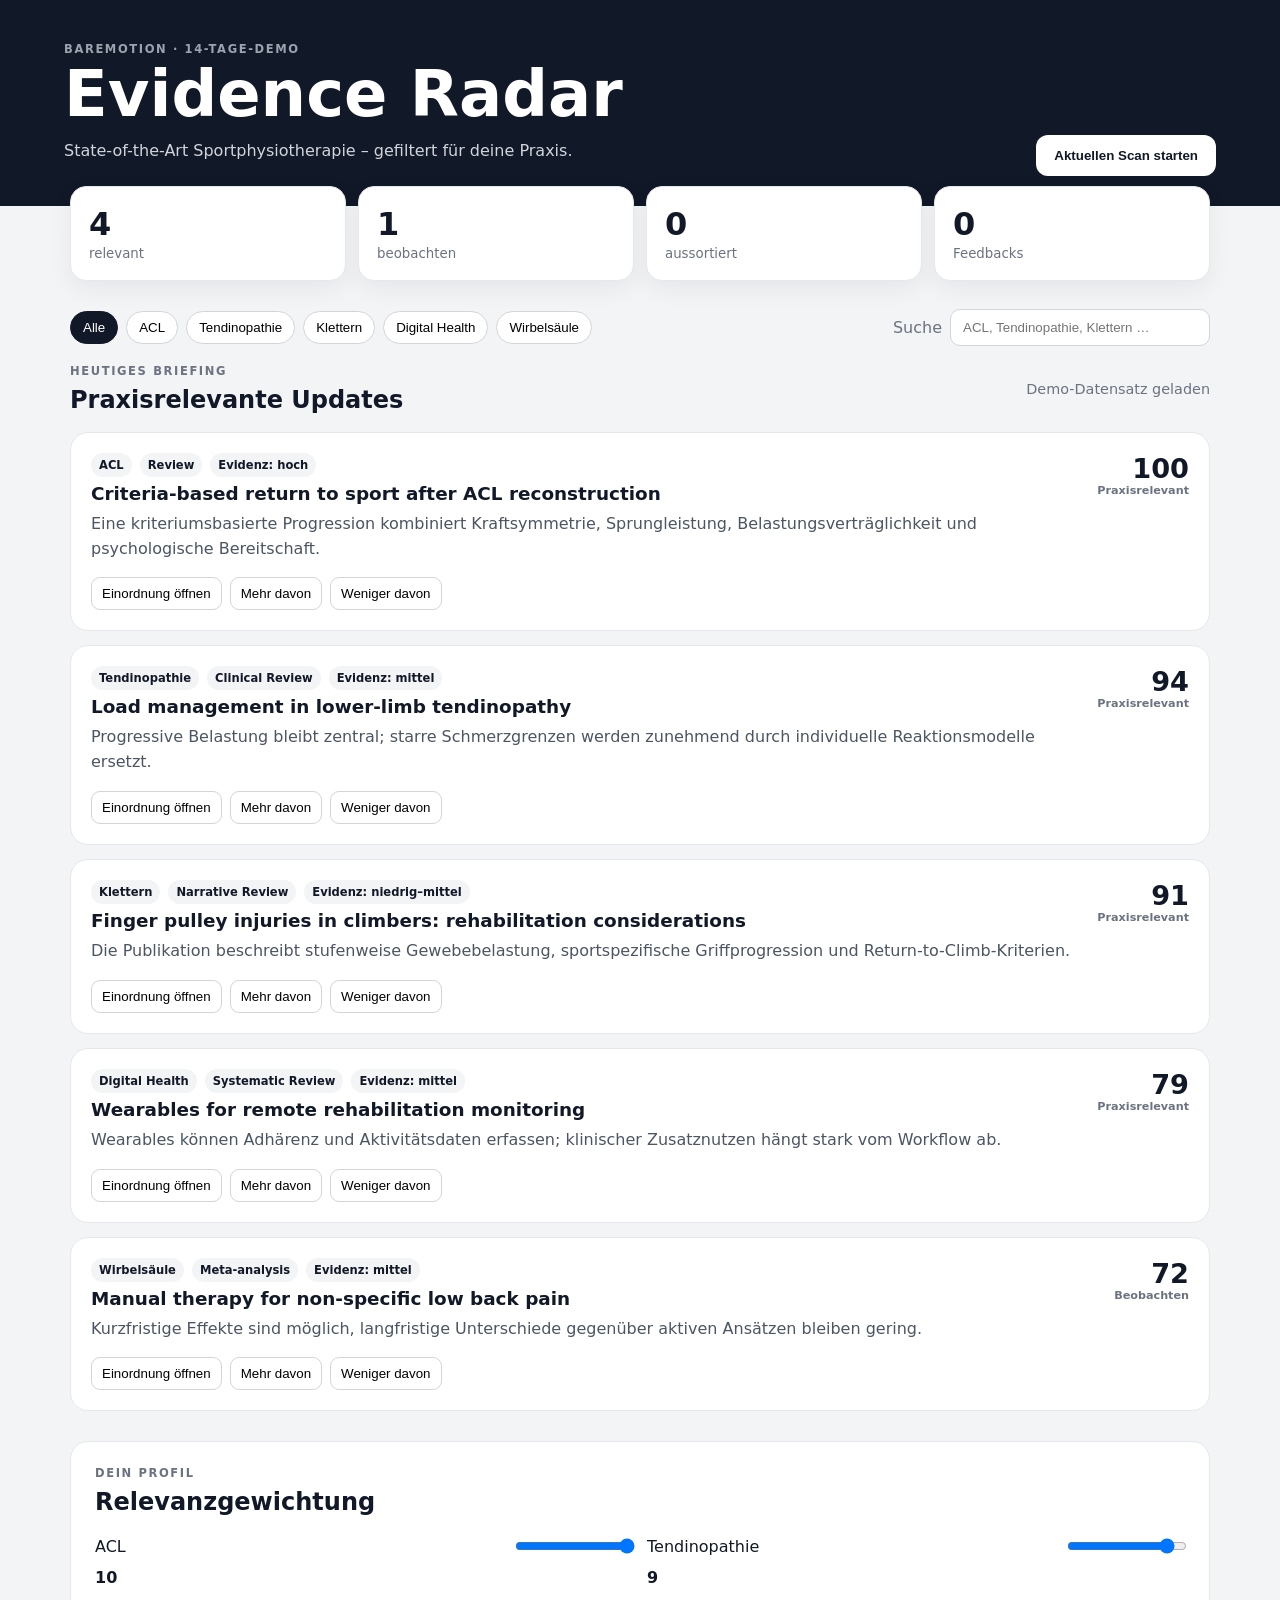
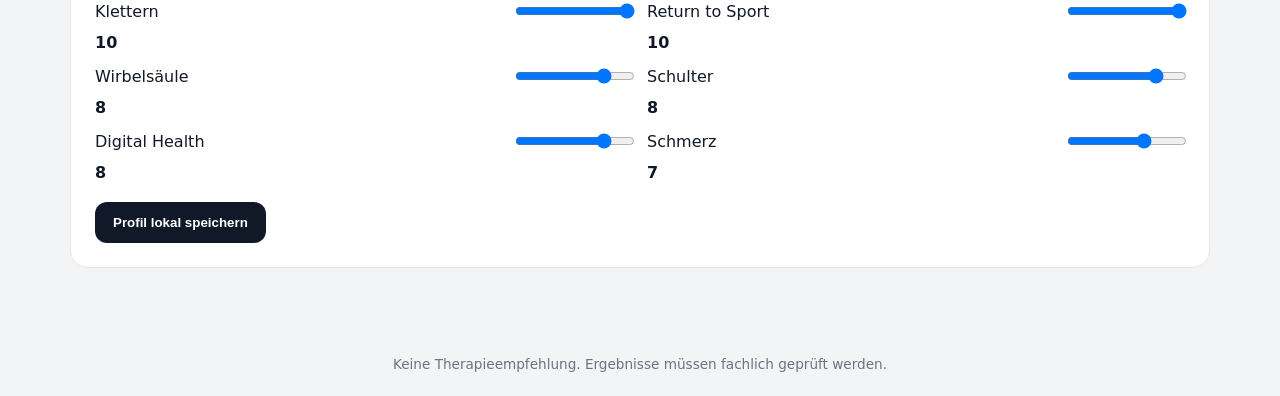
<file: evidence-radar/index.html>
<!doctype html><html lang="de"><head><meta charset="UTF-8"><meta name="viewport" content="width=device-width,initial-scale=1"><meta name="theme-color" content="#111827"><title>BareMotion Evidence Radar</title><link rel="stylesheet" href="styles.css"></head><body><header class="topbar"><div><p class="eyebrow">BAREMOTION · 14-TAGE-DEMO</p><h1>Evidence Radar</h1><p class="subtitle">State-of-the-Art Sportphysiotherapie – gefiltert für deine Praxis.</p></div><button id="scanButton" class="primary">Aktuellen Scan starten</button></header><main><section class="stats"><article><span id="relevantCount">0</span><small>relevant</small></article><article><span id="watchCount">0</span><small>beobachten</small></article><article><span id="discardedCount">0</span><small>aussortiert</small></article><article><span id="feedbackCount">0</span><small>Feedbacks</small></article></section><section class="toolbar"><div class="chips" id="topicFilters"></div><label class="search">Suche <input id="searchInput" placeholder="ACL, Tendinopathie, Klettern …"></label></section><section><div class="section-heading"><div><p class="eyebrow">HEUTIGES BRIEFING</p><h2 id="briefingTitle">Praxisrelevante Updates</h2></div><p id="scanStatus" class="status">Demo-Datensatz geladen</p></div><div id="feed" class="feed"></div></section><section class="panel"><p class="eyebrow">DEIN PROFIL</p><h2>Relevanzgewichtung</h2><div id="profileEditor" class="profile-grid"></div><button id="saveProfile" class="secondary">Profil lokal speichern</button></section></main><dialog id="detailDialog"><button class="close" id="closeDialog">×</button><div id="detailContent"></div></dialog><footer>Keine Therapieempfehlung. Ergebnisse müssen fachlich geprüft werden.</footer><script src="app.js" defer></script></body></html>
</file>
<file: evidence-radar/styles.css>
:root{font-family:Inter,ui-sans-serif,system-ui,-apple-system,BlinkMacSystemFont,"Segoe UI",sans-serif;color:#111827;background:#f3f4f6;font-synthesis:none}*{box-sizing:border-box}body{margin:0;min-height:100vh}.topbar{padding:42px clamp(20px,5vw,72px) 30px;background:#111827;color:white;display:flex;justify-content:space-between;gap:24px;align-items:end}.eyebrow{margin:0 0 8px;font-size:.72rem;letter-spacing:.14em;font-weight:800;color:#6b7280}.topbar .eyebrow{color:#9ca3af}h1{font-size:clamp(2rem,5vw,4.6rem);line-height:.95;margin:0}h2{margin:0;font-size:1.5rem}.subtitle{color:#d1d5db;max-width:650px}.primary,.secondary{border:0;border-radius:12px;padding:13px 18px;font-weight:750;cursor:pointer}.primary{background:#fff;color:#111827}.secondary{background:#111827;color:#fff}main{max-width:1180px;margin:auto;padding:28px 20px 64px}.stats{display:grid;grid-template-columns:repeat(4,1fr);gap:12px;margin-top:-48px}.stats article{background:white;border:1px solid #e5e7eb;border-radius:16px;padding:18px;box-shadow:0 8px 24px rgba(17,24,39,.06)}.stats span{display:block;font-size:2rem;font-weight:850}.stats small{color:#6b7280}.toolbar,.section-heading{display:flex;align-items:center;justify-content:space-between;gap:20px}.toolbar{padding:28px 0 18px}.chips{display:flex;flex-wrap:wrap;gap:8px}.chip{border:1px solid #d1d5db;background:white;border-radius:999px;padding:8px 12px;cursor:pointer}.chip.active{background:#111827;color:white;border-color:#111827}.search{display:flex;gap:8px;align-items:center;color:#6b7280}.search input{border:1px solid #d1d5db;border-radius:10px;padding:10px 12px;min-width:260px}.status{color:#6b7280;font-size:.9rem}.feed{display:grid;gap:14px;margin-top:18px}.card{background:white;border:1px solid #e5e7eb;border-radius:18px;padding:20px;display:grid;grid-template-columns:1fr auto;gap:16px}.card h3{margin:6px 0 8px;font-size:1.15rem}.card p{margin:0;color:#4b5563;line-height:1.55}.meta{display:flex;gap:8px;flex-wrap:wrap}.badge{font-size:.72rem;font-weight:750;padding:5px 8px;border-radius:999px;background:#f3f4f6}.score{font-size:1.7rem;font-weight:850;text-align:right}.score small{display:block;font-size:.7rem;color:#6b7280}.actions{display:flex;gap:8px;flex-wrap:wrap;margin-top:16px}.actions button{border:1px solid #d1d5db;background:white;border-radius:9px;padding:8px 10px;cursor:pointer}.panel{margin-top:30px;background:white;border:1px solid #e5e7eb;border-radius:18px;padding:24px}.profile-grid{display:grid;grid-template-columns:repeat(2,1fr);gap:14px;margin:20px 0}.profile-row{display:grid;grid-template-columns:1fr 120px;gap:12px;align-items:center}.profile-row input{width:100%}dialog{width:min(760px,92vw);border:0;border-radius:18px;padding:28px;box-shadow:0 30px 80px rgba(0,0,0,.3)}dialog::backdrop{background:rgba(17,24,39,.55)}.close{float:right;border:0;background:none;font-size:2rem;cursor:pointer}footer{text-align:center;color:#6b7280;padding:24px;font-size:.85rem}.empty{padding:40px;text-align:center;color:#6b7280;background:white;border-radius:18px}@media(max-width:760px){.topbar{align-items:start;flex-direction:column}.stats{grid-template-columns:repeat(2,1fr);margin-top:-20px}.toolbar,.section-heading{align-items:stretch;flex-direction:column}.search input{min-width:0;width:100%}.card{grid-template-columns:1fr}.score{text-align:left}.profile-grid{grid-template-columns:1fr}}
</file>
